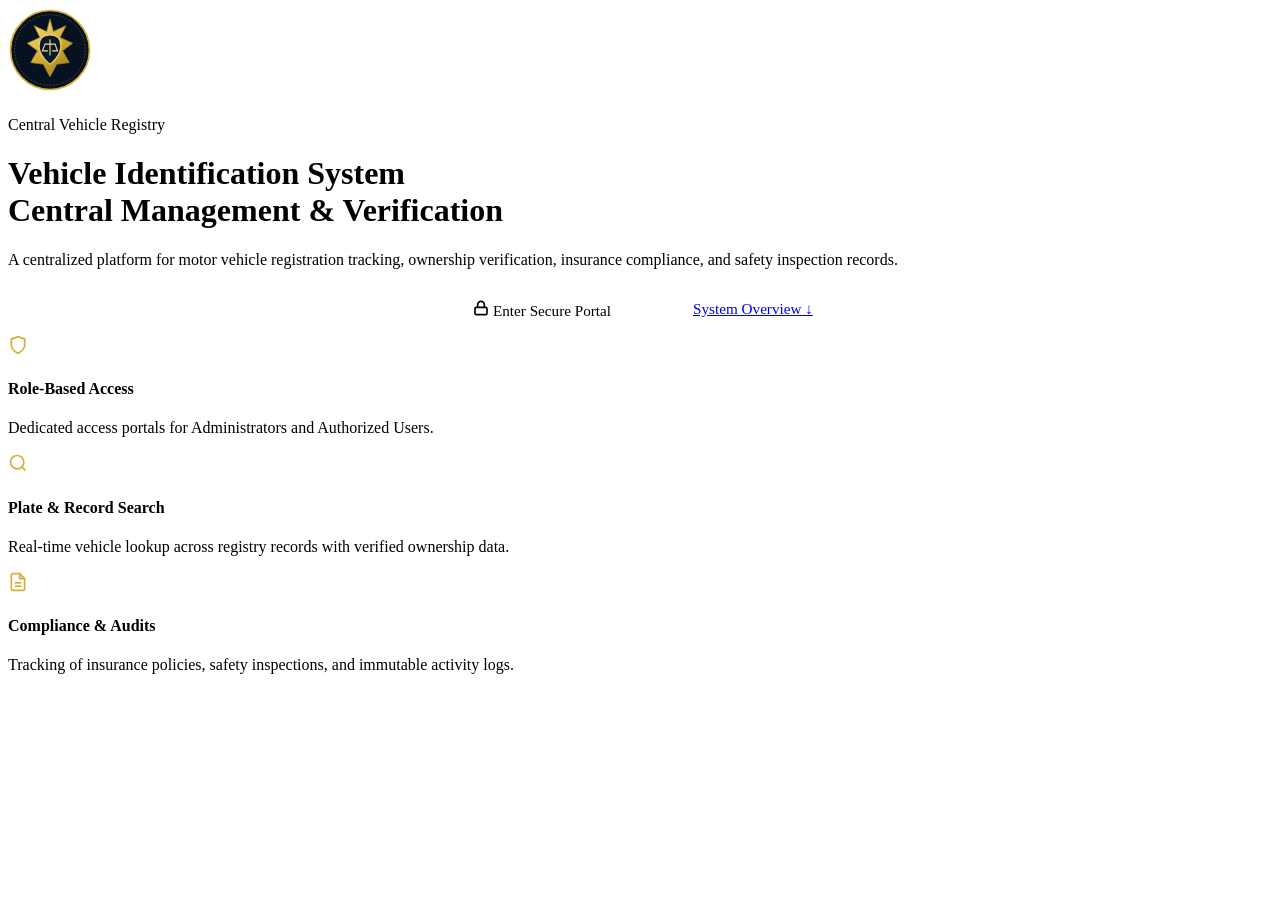
<file: src/main/resources/templates/index.html>
<!DOCTYPE html>
<html xmlns:th="http://www.thymeleaf.org" lang="en">
<head>
  <meta charset="UTF-8" />
  <meta name="viewport" content="width=device-width, initial-scale=1.0" />
  <title>Vehicle Identification System — Central Registry</title>
  <link rel="stylesheet" th:href="@{/css/style.css}" />
</head>
<body>
  <div class="bg-decor"></div>

  <div class="page-center page-content">
    <div class="home-hero">

      <div class="portal-emblem-wrap" style="margin-bottom:20px;">
        <svg class="portal-emblem" style="width:84px; height:84px;" viewBox="0 0 100 100" fill="none" xmlns="http://www.w3.org/2000/svg">
          <circle cx="50" cy="50" r="47" stroke="#d4af37" stroke-width="2" fill="#061221"/>
          <circle cx="50" cy="50" r="42" stroke="rgba(212,175,55,0.4)" stroke-width="1" stroke-dasharray="2 2" fill="none"/>
          <polygon points="50,13 54,28 69,21 62,35 77,42 65,51 73,65 58,67 50,82 42,67 27,65 35,51 23,42 38,35 31,21 46,28" fill="url(#homeGoldGrad)" stroke="#a6841e" stroke-width="0.8"/>
          <path d="M50 32 C58 32 63 36 63 45 C63 58 50 67 50 67 C50 67 37 58 37 45 C37 36 42 32 50 32 Z" fill="#08182d" stroke="#f3cf65" stroke-width="1.5"/>
          <path d="M50 38 L50 56 M44 43 L56 43 M41 51 L47 51 M53 51 L59 51 M44 43 L41 51 M56 43 L59 51" stroke="#fce289" stroke-width="1.3" stroke-linecap="round"/>
          <defs>
            <linearGradient id="homeGoldGrad" x1="20" y1="13" x2="80" y2="82" gradientUnits="userSpaceOnUse">
              <stop offset="0%" stop-color="#fae59a"/>
              <stop offset="50%" stop-color="#d4af37"/>
              <stop offset="100%" stop-color="#917218"/>
            </linearGradient>
          </defs>
        </svg>
      </div>

      <div class="home-badge">
        Central Vehicle Registry
      </div>

      <h1>Vehicle Identification System<br><span>Central Management & Verification</span></h1>

      <p>
        A centralized platform for motor vehicle registration tracking,
        ownership verification, insurance compliance, and safety inspection records.
      </p>

      <div style="display:flex; gap:16px; justify-content:center; flex-wrap:wrap;">
        <a th:href="@{/select-role}" class="btn btn-primary" style="font-size:0.95rem; padding:15px 36px;">
          <svg width="16" height="16" viewBox="0 0 24 24" fill="none" stroke="currentColor" stroke-width="2.5"><rect x="3" y="11" width="18" height="11" rx="2" ry="2"></rect><path d="M7 11V7a5 5 0 0 1 10 0v4"></path></svg>
          Enter Secure Portal
        </a>
        <a href="#features" class="btn btn-outline" style="font-size:0.95rem; padding:15px 30px;">
          System Overview ↓
        </a>
      </div>

      <div id="features" class="features-grid">
        <div class="feature-card">
          <div class="feature-card-icon">
            <svg width="20" height="20" viewBox="0 0 24 24" fill="none" stroke="#d4af37" stroke-width="2"><path d="M12 22s8-4 8-10V5l-8-3-8 3v7c0 6 8 10 8 10z"></path></svg>
          </div>
          <h4>Role-Based Access</h4>
          <p>Dedicated access portals for Administrators and Authorized Users.</p>
        </div>
        <div class="feature-card">
          <div class="feature-card-icon">
            <svg width="20" height="20" viewBox="0 0 24 24" fill="none" stroke="#d4af37" stroke-width="2"><circle cx="11" cy="11" r="8"></circle><line x1="21" y1="21" x2="16.65" y2="16.65"></line></svg>
          </div>
          <h4>Plate & Record Search</h4>
          <p>Real-time vehicle lookup across registry records with verified ownership data.</p>
        </div>
        <div class="feature-card">
          <div class="feature-card-icon">
            <svg width="20" height="20" viewBox="0 0 24 24" fill="none" stroke="#d4af37" stroke-width="2"><path d="M14 2H6a2 2 0 0 0-2 2v16a2 2 0 0 0 2 2h12a2 2 0 0 0 2-2V8z"></path><polyline points="14 2 14 8 20 8"></polyline><line x1="16" y1="13" x2="8" y2="13"></line><line x1="16" y1="17" x2="8" y2="17"></line></svg>
          </div>
          <h4>Compliance & Audits</h4>
          <p>Tracking of insurance policies, safety inspections, and immutable activity logs.</p>
        </div>
      </div>

    </div>
  </div>
</body>
</html>
</file>
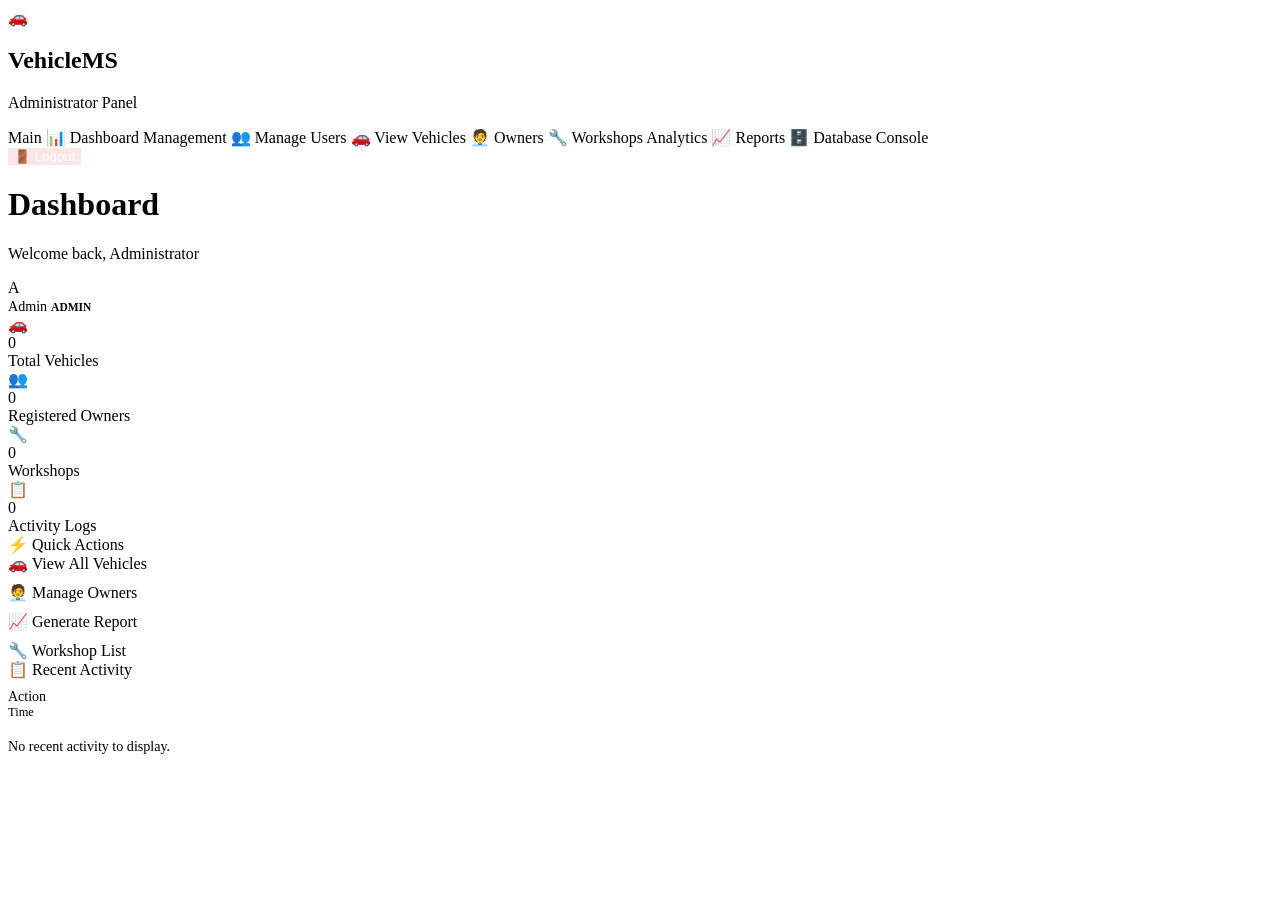
<file: src/main/resources/templates/admin/dashboard.html>
<!DOCTYPE html>
<html xmlns:th="http://www.thymeleaf.org" lang="en">
<head>
  <meta charset="UTF-8" />
  <meta name="viewport" content="width=device-width, initial-scale=1.0" />
  <title>Admin Dashboard — VehicleMS</title>
  <link rel="stylesheet" th:href="@{/css/style.css}" />
</head>
<body>
<div class="layout">

  <!-- ── Sidebar ── -->
  <aside class="sidebar">
    <div class="sidebar-brand">
      <div class="brand-icon">🚗</div>
      <h2>VehicleMS</h2>
      <p>Administrator Panel</p>
    </div>

    <nav class="sidebar-nav">
      <span class="nav-section-label">Main</span>
      <a th:href="@{/admin/dashboard}" class="nav-link active">
        <span class="nav-icon">📊</span> Dashboard
      </a>

      <span class="nav-section-label">Management</span>
      <a th:href="@{/admin/users}" class="nav-link">
        <span class="nav-icon">👥</span> Manage Users
      </a>
      <a th:href="@{/admin/vehicles}" class="nav-link">
        <span class="nav-icon">🚗</span> View Vehicles
      </a>
      <a th:href="@{/admin/owners}" class="nav-link">
        <span class="nav-icon">🧑‍💼</span> Owners
      </a>
      <a th:href="@{/admin/workshops}" class="nav-link">
        <span class="nav-icon">🔧</span> Workshops
      </a>

      <span class="nav-section-label">Analytics</span>
      <a th:href="@{/admin/reports}" class="nav-link">
        <span class="nav-icon">📈</span> Reports
      </a>
      <a th:href="@{/h2-console}" class="nav-link" target="_blank">
        <span class="nav-icon">🗄️</span> Database Console
      </a>
    </nav>

    <div class="nav-footer">
      <form th:action="@{/logout}" method="post">
        <button type="submit" class="nav-link btn-danger" style="color:#fff; background:rgba(224,82,82,0.15); border:none; cursor:pointer;">
          <span class="nav-icon">🚪</span> Logout
        </button>
      </form>
    </div>
  </aside>

  <!-- ── Main Content ── -->
  <main class="main-content">

    <div class="topbar">
      <div>
        <h1>Dashboard</h1>
        <p>Welcome back, <span th:text="${adminName ?: 'Administrator'}">Administrator</span></p>
      </div>
      <div class="topbar-right">
        <div class="user-chip">
          <div class="avatar">A</div>
          <span style="font-size:0.88rem; font-weight:500;" th:text="${adminName ?: 'Admin'}">Admin</span>
          <span style="font-size:0.72rem; color:var(--amber); font-weight:700;">ADMIN</span>
        </div>
      </div>
    </div>

    <!-- Stats -->
    <div class="stats-grid">
      <div class="stat-card">
        <div class="stat-icon amber">🚗</div>
        <div>
          <div class="stat-value" th:text="${totalVehicles ?: '0'}">0</div>
          <div class="stat-label">Total Vehicles</div>
        </div>
      </div>
      <div class="stat-card">
        <div class="stat-icon blue">👥</div>
        <div>
          <div class="stat-value" th:text="${totalOwners ?: '0'}">0</div>
          <div class="stat-label">Registered Owners</div>
        </div>
      </div>
      <div class="stat-card">
        <div class="stat-icon green">🔧</div>
        <div>
          <div class="stat-value" th:text="${totalWorkshops ?: '0'}">0</div>
          <div class="stat-label">Workshops</div>
        </div>
      </div>
      <div class="stat-card">
        <div class="stat-icon red">📋</div>
        <div>
          <div class="stat-value" th:text="${totalLogs ?: '0'}">0</div>
          <div class="stat-label">Activity Logs</div>
        </div>
      </div>
    </div>

    <!-- Quick Actions + Logs -->
    <div class="section-grid">

      <div class="card">
        <div class="section-title">⚡ Quick Actions</div>
        <div style="display:flex; flex-direction:column; gap:10px;">
          <a th:href="@{/admin/vehicles}" class="btn btn-outline" style="justify-content:flex-start;">🚗 View All Vehicles</a>
          <a th:href="@{/admin/owners}" class="btn btn-outline" style="justify-content:flex-start;">🧑‍💼 Manage Owners</a>
          <a th:href="@{/admin/reports}" class="btn btn-outline" style="justify-content:flex-start;">📈 Generate Report</a>
          <a th:href="@{/admin/workshops}" class="btn btn-outline" style="justify-content:flex-start;">🔧 Workshop List</a>
        </div>
      </div>

      <div class="card">
        <div class="section-title">📋 Recent Activity</div>
        <div th:if="${recentLogs != null and !#lists.isEmpty(recentLogs)}">
          <div th:each="log : ${recentLogs}" style="padding:10px 0; border-bottom:1px solid var(--border); font-size:0.875rem;">
            <div style="color:var(--white);" th:text="${log.action}">Action</div>
            <div style="color:var(--muted); font-size:0.78rem;" th:text="${log.timestamp}">Time</div>
          </div>
        </div>
        <div th:if="${recentLogs == null or #lists.isEmpty(recentLogs)}" style="color:var(--muted); font-size:0.88rem; padding-top:8px;">
          No recent activity to display.
        </div>
      </div>

    </div>

  </main>
</div>
</body>
</html>
</file>
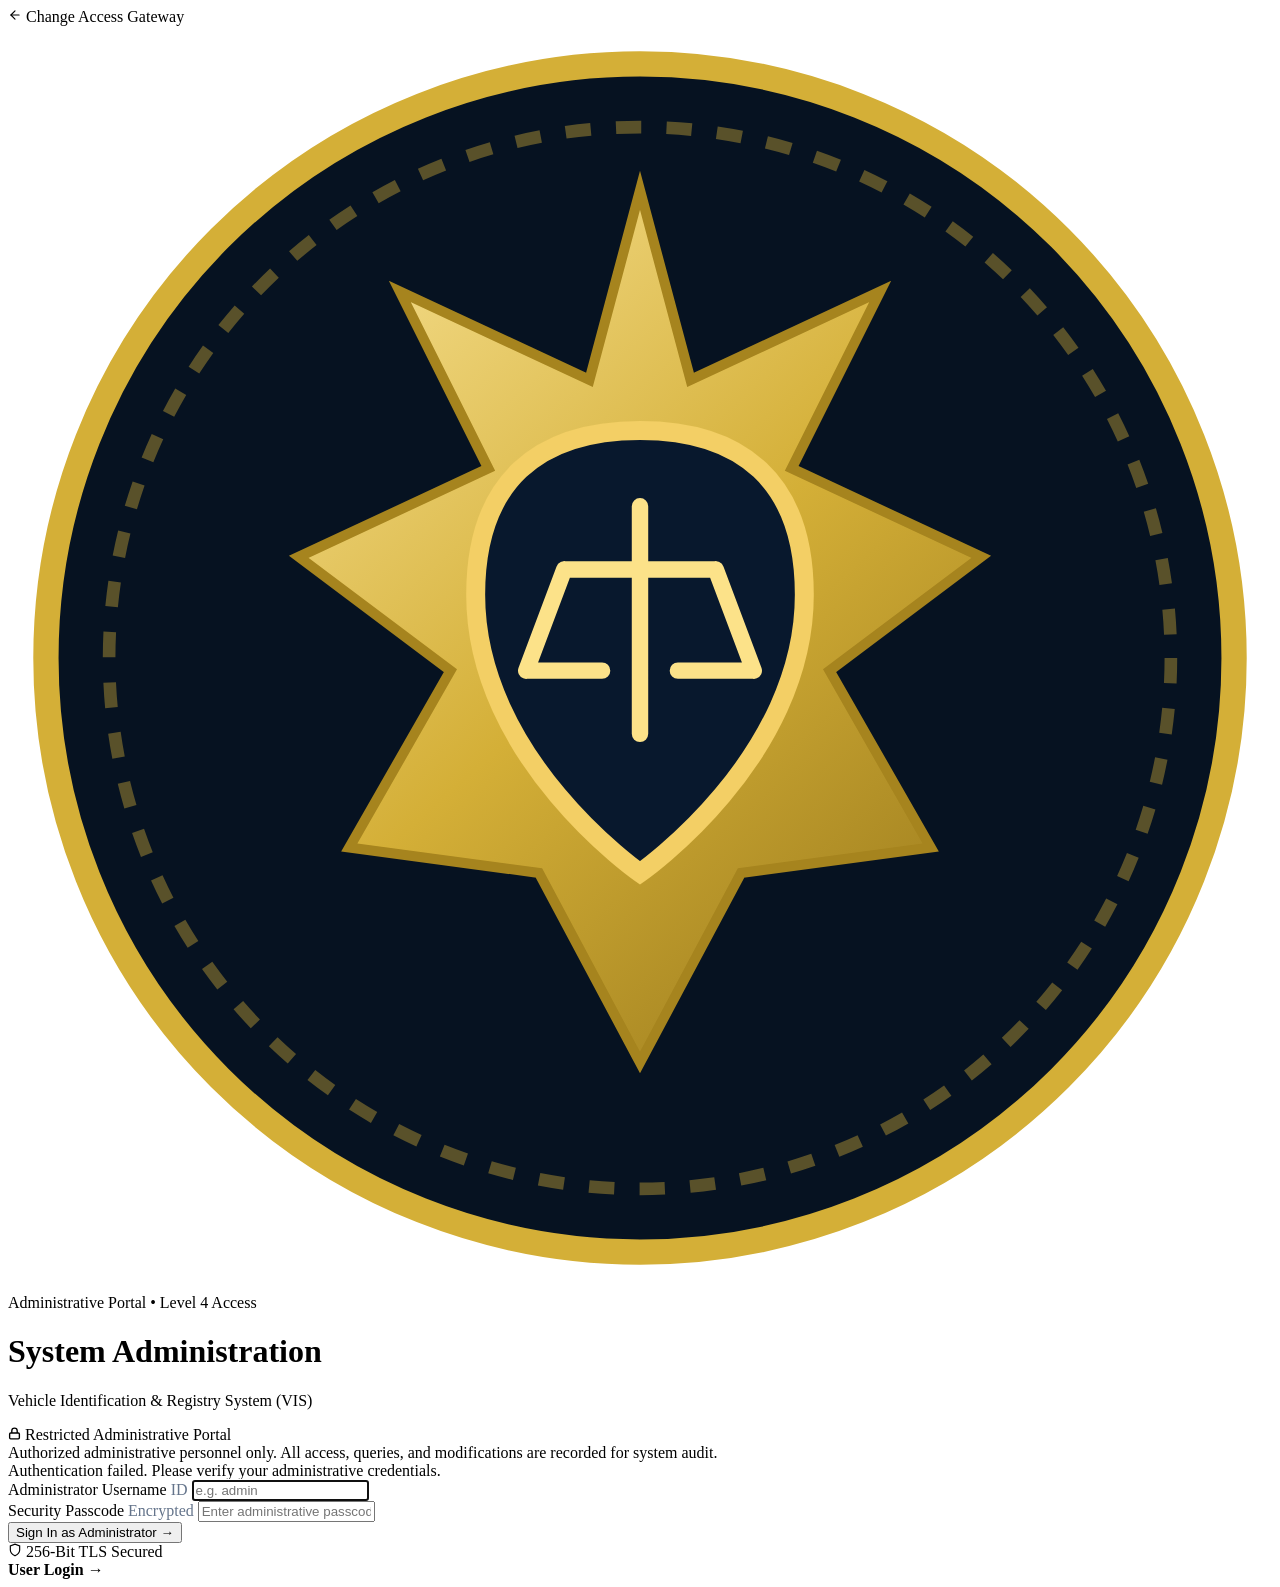
<file: src/main/resources/templates/auth/login-admin.html>
<!DOCTYPE html>
<html xmlns:th="http://www.thymeleaf.org" lang="en">
<head>
  <meta charset="UTF-8" />
  <meta name="viewport" content="width=device-width, initial-scale=1.0" />
  <title>Admin Login — Vehicle Identification System</title>
  <link rel="stylesheet" th:href="@{/css/style.css}" />
</head>
<body>
  <div class="bg-decor"></div>

  <div class="page-center page-content">
    <div class="login-box">

      <a th:href="@{/select-role}" class="back-link">
        <svg width="14" height="14" viewBox="0 0 24 24" fill="none" stroke="currentColor" stroke-width="2" stroke-linecap="round" stroke-linejoin="round"><line x1="19" y1="12" x2="5" y2="12"></line><polyline points="12 19 5 12 12 5"></polyline></svg>
        <span>Change Access Gateway</span>
      </a>

      <!-- Authority Star & Shield Seal -->
      <div class="portal-emblem-wrap">
        <svg class="portal-emblem" viewBox="0 0 100 100" fill="none" xmlns="http://www.w3.org/2000/svg">
          <circle cx="50" cy="50" r="47" stroke="#d4af37" stroke-width="2" fill="#061221"/>
          <circle cx="50" cy="50" r="42" stroke="rgba(212,175,55,0.4)" stroke-width="1" stroke-dasharray="2 2" fill="none"/>
          <polygon points="50,13 54,28 69,21 62,35 77,42 65,51 73,65 58,67 50,82 42,67 27,65 35,51 23,42 38,35 31,21 46,28" fill="url(#adminGoldGrad)" stroke="#a6841e" stroke-width="0.8"/>
          <path d="M50 32 C58 32 63 36 63 45 C63 58 50 67 50 67 C50 67 37 58 37 45 C37 36 42 32 50 32 Z" fill="#08182d" stroke="#f3cf65" stroke-width="1.5"/>
          <path d="M50 38 L50 56 M44 43 L56 43 M41 51 L47 51 M53 51 L59 51 M44 43 L41 51 M56 43 L59 51" stroke="#fce289" stroke-width="1.3" stroke-linecap="round"/>
          <defs>
            <linearGradient id="adminGoldGrad" x1="20" y1="13" x2="80" y2="82" gradientUnits="userSpaceOnUse">
              <stop offset="0%" stop-color="#fae59a"/>
              <stop offset="50%" stop-color="#d4af37"/>
              <stop offset="100%" stop-color="#917218"/>
            </linearGradient>
          </defs>
        </svg>
      </div>

      <div class="login-header">
        <span class="login-role-badge admin">Administrative Portal • Level 4 Access</span>
        <h1>System Administration</h1>
        <p>Vehicle Identification & Registry System (VIS)</p>
      </div>

      <!-- Institutional Notice -->
      <div class="law-notice">
        <div class="law-notice-title">
          <svg width="13" height="13" viewBox="0 0 24 24" fill="none" stroke="currentColor" stroke-width="2.5"><rect x="3" y="11" width="18" height="11" rx="2" ry="2"></rect><path d="M7 11V7a5 5 0 0 1 10 0v4"></path></svg>
          Restricted Administrative Portal
        </div>
        <div class="law-notice-body">
          Authorized administrative personnel only. All access, queries, and modifications are recorded for system audit.
        </div>
      </div>

      <!-- Error alert -->
      <div class="alert alert-error" role="alert" aria-live="polite" th:if="${param.error}">
        Authentication failed. Please verify your administrative credentials.
      </div>

      <form th:action="@{/login/admin}" method="post" class="login-form">

        <div class="form-group">
          <label class="form-label" for="username">
            <span>Administrator Username</span>
            <span style="color:#64748b; font-weight:400; text-transform:none;">ID</span>
          </label>
          <input
            class="form-input"
            type="text"
            id="username"
            name="username"
            placeholder="e.g. admin"
            autocomplete="username"
            autofocus
            required
          />
        </div>

        <div class="form-group">
          <label class="form-label" for="password">
            <span>Security Passcode</span>
            <span style="color:#64748b; font-weight:400; text-transform:none;">Encrypted</span>
          </label>
          <input
            class="form-input"
            type="password"
            id="password"
            name="password"
            placeholder="Enter administrative passcode"
            autocomplete="current-password"
            required
          />
        </div>

        <button type="submit" class="btn btn-primary btn-full login-submit">
          Sign In as Administrator →
        </button>

      </form>

      <div class="portal-security-footer">
        <div class="security-stamp">
          <svg width="14" height="14" viewBox="0 0 24 24" fill="none" stroke="currentColor" stroke-width="2"><path d="M12 22s8-4 8-10V5l-8-3-8 3v7c0 6 8 10 8 10z"></path></svg>
          <span>256-Bit TLS Secured</span>
        </div>
        <div>
          <a th:href="@{/login/user}" style="color:var(--gold); font-weight:600;">User Login →</a>
        </div>
      </div>

    </div>
  </div>
</body>
</html>
</file>
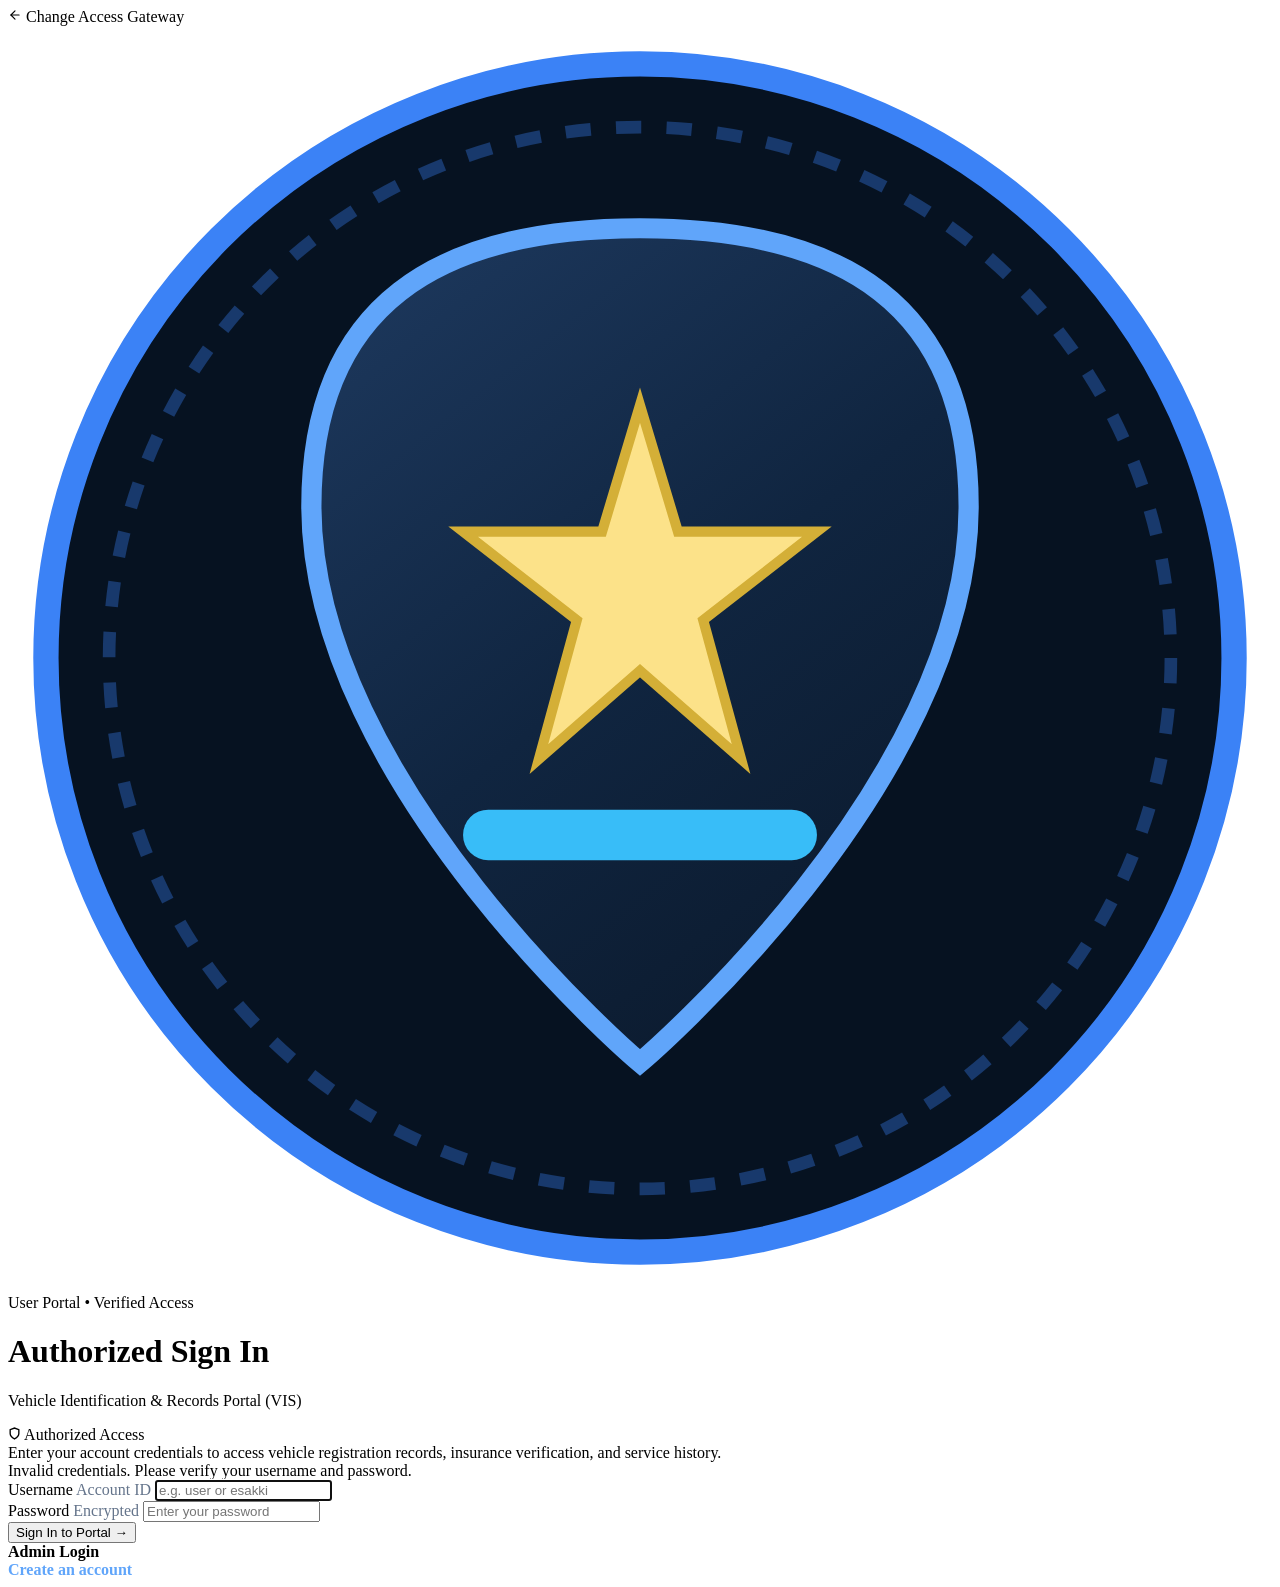
<file: src/main/resources/templates/auth/login-user.html>
<!DOCTYPE html>
<html xmlns:th="http://www.thymeleaf.org" lang="en">
<head>
  <meta charset="UTF-8" />
  <meta name="viewport" content="width=device-width, initial-scale=1.0" />
  <title>User Login — Vehicle Identification System</title>
  <link rel="stylesheet" th:href="@{/css/style.css}" />
</head>
<body>
  <div class="bg-decor"></div>

  <div class="page-center page-content">
    <div class="login-box">

      <a th:href="@{/select-role}" class="back-link">
        <svg width="14" height="14" viewBox="0 0 24 24" fill="none" stroke="currentColor" stroke-width="2" stroke-linecap="round" stroke-linejoin="round"><line x1="19" y1="12" x2="5" y2="12"></line><polyline points="12 19 5 12 12 5"></polyline></svg>
        <span>Change Access Gateway</span>
      </a>

      <!-- Insignia Shield -->
      <div class="portal-emblem-wrap">
        <svg class="portal-emblem" viewBox="0 0 100 100" fill="none" xmlns="http://www.w3.org/2000/svg">
          <circle cx="50" cy="50" r="47" stroke="#3b82f6" stroke-width="2" fill="#061221"/>
          <circle cx="50" cy="50" r="42" stroke="rgba(59,130,246,0.35)" stroke-width="1" stroke-dasharray="2 2" fill="none"/>
          <path d="M50 16 C66 16 76 22 76 38 C76 60 50 82 50 82 C50 82 24 60 24 38 C24 22 34 16 50 16 Z" fill="url(#officerShieldGrad)" stroke="#60a5fa" stroke-width="1.6"/>
          <polygon points="50,30 53,40 64,40 55,47 58,58 50,51 42,58 45,47 36,40 47,40" fill="#fce289" stroke="#d4af37" stroke-width="0.8"/>
          <rect x="36" y="62" width="28" height="4" rx="2" fill="#38bdf8"/>
          <defs>
            <linearGradient id="officerShieldGrad" x1="24" y1="16" x2="76" y2="82" gradientUnits="userSpaceOnUse">
              <stop offset="0%" stop-color="#1e3a60"/>
              <stop offset="50%" stop-color="#102540"/>
              <stop offset="100%" stop-color="#0a1728"/>
            </linearGradient>
          </defs>
        </svg>
      </div>

      <div class="login-header">
        <span class="login-role-badge user">User Portal • Verified Access</span>
        <h1>Authorized Sign In</h1>
        <p>Vehicle Identification & Records Portal (VIS)</p>
      </div>

      <!-- Institutional Notice -->
      <div class="law-notice">
        <div class="law-notice-title">
          <svg width="13" height="13" viewBox="0 0 24 24" fill="none" stroke="currentColor" stroke-width="2.5"><path d="M12 22s8-4 8-10V5l-8-3-8 3v7c0 6 8 10 8 10z"></path></svg>
          Authorized Access
        </div>
        <div class="law-notice-body">
          Enter your account credentials to access vehicle registration records, insurance verification, and service history.
        </div>
      </div>

      <!-- Error alert -->
      <div class="alert alert-error" role="alert" aria-live="polite" th:if="${param.error}">
        Invalid credentials. Please verify your username and password.
      </div>

      <form th:action="@{/login/user}" method="post" class="login-form">

        <div class="form-group">
          <label class="form-label" for="username">
            <span>Username</span>
            <span style="color:#64748b; font-weight:400; text-transform:none;">Account ID</span>
          </label>
          <input
            class="form-input"
            type="text"
            id="username"
            name="username"
            placeholder="e.g. user or esakki"
            autocomplete="username"
            autofocus
            required
          />
        </div>

        <div class="form-group">
          <label class="form-label" for="password">
            <span>Password</span>
            <span style="color:#64748b; font-weight:400; text-transform:none;">Encrypted</span>
          </label>
          <input
            class="form-input"
            type="password"
            id="password"
            name="password"
            placeholder="Enter your password"
            autocomplete="current-password"
            required
          />
        </div>

        <button type="submit" class="btn btn-primary btn-full login-submit">
          Sign In to Portal →
        </button>

      </form>

      <div class="portal-security-footer">
        <div>
          <a th:href="@{/login/admin}" style="color:var(--gold); font-weight:600;">Admin Login</a>
        </div>
        <div>
          <a th:href="@{/register}" style="color:#60a5fa; font-weight:600;">Create an account</a>
        </div>
      </div>

    </div>
  </div>
</body>
</html>
</file>
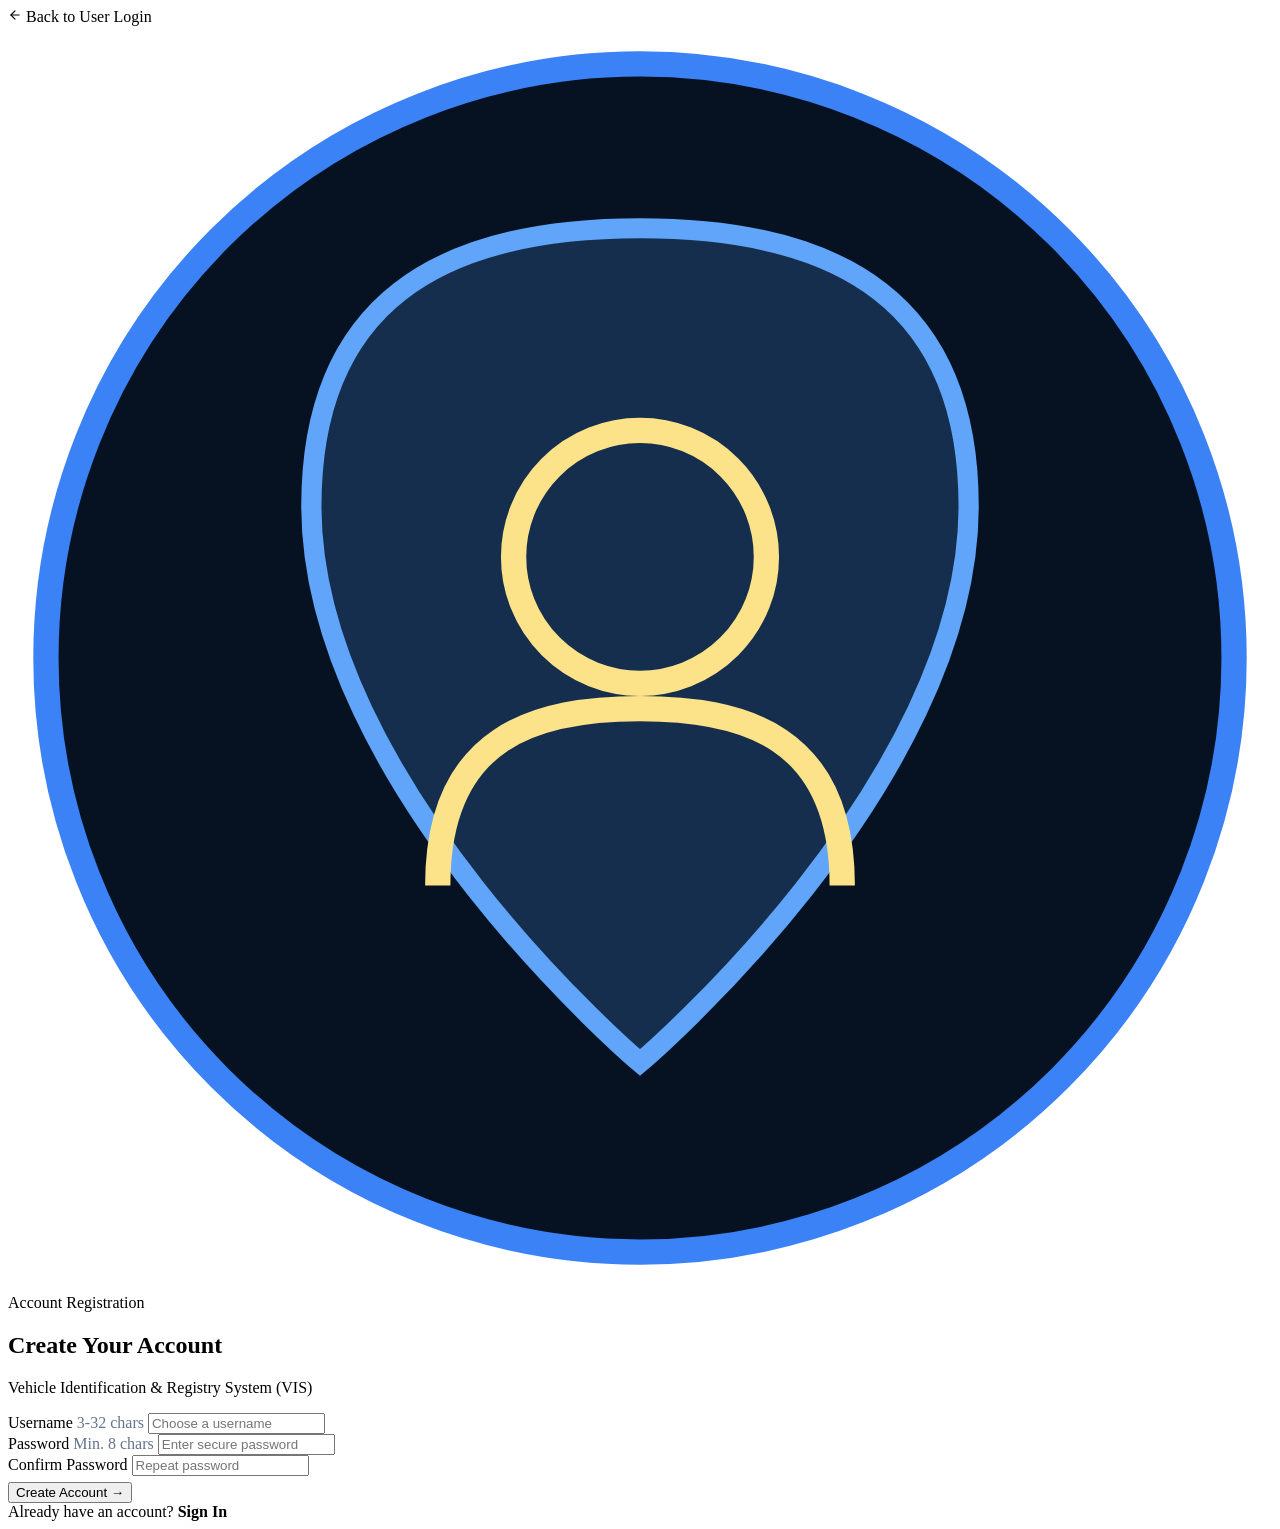
<file: src/main/resources/templates/auth/register.html>
<!DOCTYPE html>
<html xmlns:th="http://www.thymeleaf.org" lang="en">
<head>
  <meta charset="UTF-8" />
  <meta name="viewport" content="width=device-width, initial-scale=1.0" />
  <title>Create Account — Vehicle Identification System</title>
  <link rel="stylesheet" th:href="@{/css/style.css}" />
</head>
<body>
  <div class="bg-decor"></div>

  <main class="page-center page-content">
    <section class="login-box">
      <a th:href="@{/login/user}" class="back-link">
        <svg width="14" height="14" viewBox="0 0 24 24" fill="none" stroke="currentColor" stroke-width="2" stroke-linecap="round" stroke-linejoin="round"><line x1="19" y1="12" x2="5" y2="12"></line><polyline points="12 19 5 12 12 5"></polyline></svg>
        <span>Back to User Login</span>
      </a>

      <!-- Emblem -->
      <div class="portal-emblem-wrap">
        <svg class="portal-emblem" viewBox="0 0 100 100" fill="none" xmlns="http://www.w3.org/2000/svg">
          <circle cx="50" cy="50" r="47" stroke="#3b82f6" stroke-width="2" fill="#061221"/>
          <path d="M50 16 C66 16 76 22 76 38 C76 60 50 82 50 82 C50 82 24 60 24 38 C24 22 34 16 50 16 Z" fill="#152e4d" stroke="#60a5fa" stroke-width="1.6"/>
          <circle cx="50" cy="42" r="10" stroke="#fce289" stroke-width="2"/>
          <path d="M34 68 C34 56 42 54 50 54 C58 54 66 56 66 68" stroke="#fce289" stroke-width="2"/>
        </svg>
      </div>

      <div class="login-header">
        <span class="login-role-badge user">Account Registration</span>
        <h1>Create Your Account</h1>
        <p>Vehicle Identification & Registry System (VIS)</p>
      </div>

      <div class="alert alert-error" th:if="${registrationError}" th:text="${registrationError}"></div>

      <form th:action="@{/register}" method="post" class="login-form">
        <div class="form-group">
          <label class="form-label" for="username">
            <span>Username</span>
            <span style="color:#64748b; font-weight:400; text-transform:none;">3-32 chars</span>
          </label>
          <input class="form-input" type="text" id="username" name="username"
                 placeholder="Choose a username" autocomplete="username" minlength="3" maxlength="32"
                 pattern="[A-Za-z0-9._\-]{3,32}" th:value="${username}" required />
        </div>
        <div class="form-group">
          <label class="form-label" for="password">
            <span>Password</span>
            <span style="color:#64748b; font-weight:400; text-transform:none;">Min. 8 chars</span>
          </label>
          <input class="form-input" type="password" id="password" name="password"
                 placeholder="Enter secure password" autocomplete="new-password" minlength="8"
                 maxlength="72" required />
        </div>
        <div class="form-group">
          <label class="form-label" for="confirmPassword">
            <span>Confirm Password</span>
          </label>
          <input class="form-input" type="password" id="confirmPassword" name="confirmPassword"
                 placeholder="Repeat password" autocomplete="new-password" minlength="8"
                 maxlength="72" required />
        </div>
        <button type="submit" class="btn btn-primary btn-full" style="margin-top:6px;">
          Create Account →
        </button>
      </form>

      <div class="portal-security-footer">
        <span style="color:var(--muted)">Already have an account?</span>
        <a th:href="@{/login/user}" style="color:var(--gold); font-weight:700;">Sign In</a>
      </div>
    </section>
  </main>
</body>
</html>
</file>
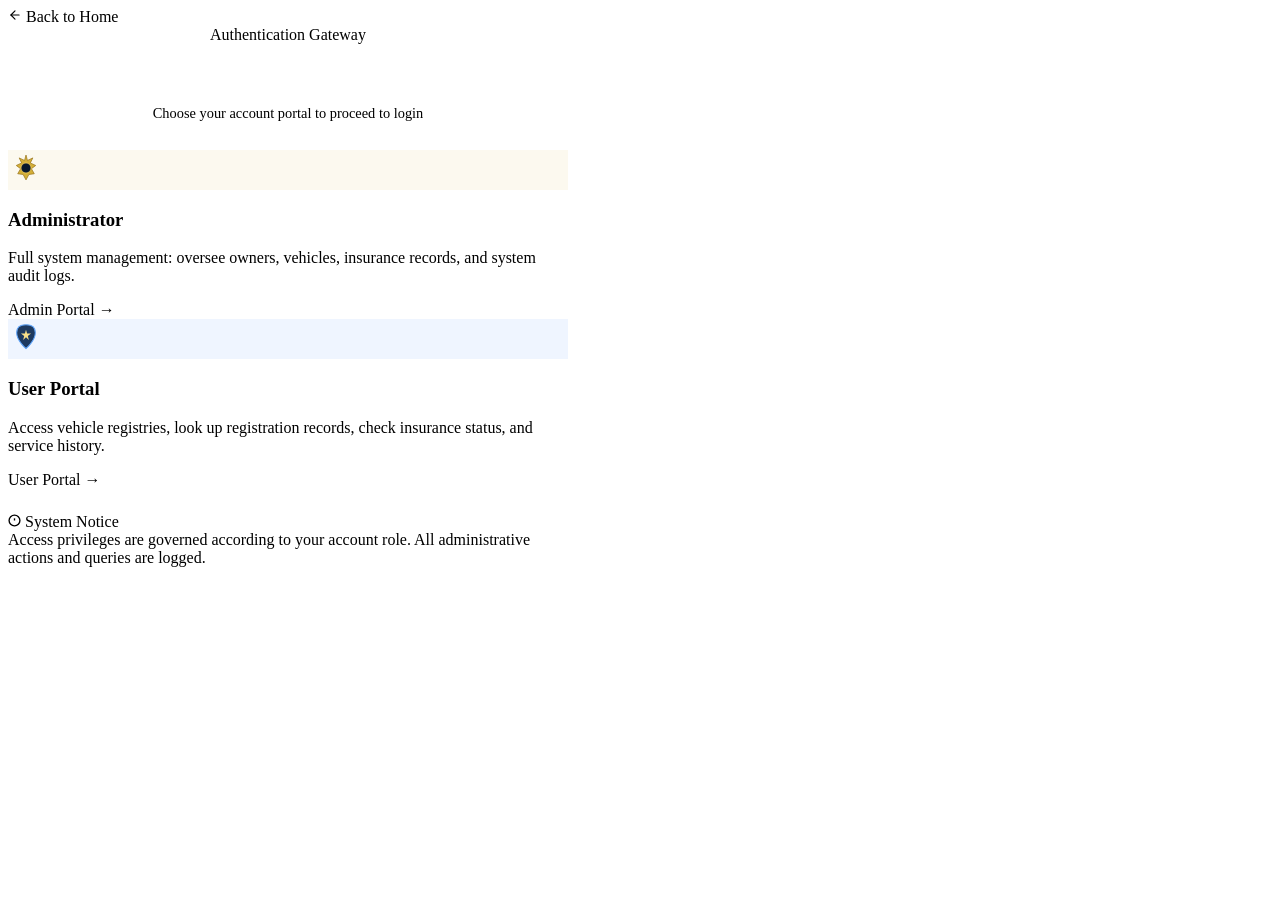
<file: src/main/resources/templates/auth/select-role.html>
<!DOCTYPE html>
<html xmlns:th="http://www.thymeleaf.org" lang="en">
<head>
  <meta charset="UTF-8" />
  <meta name="viewport" content="width=device-width, initial-scale=1.0" />
  <title>Select Role — Vehicle Identification System</title>
  <link rel="stylesheet" th:href="@{/css/style.css}" />
</head>
<body>
  <div class="bg-decor"></div>

  <div class="page-center page-content">
    <div style="width:100%; max-width:560px;">

      <a th:href="@{/}" class="back-link">
        <svg width="14" height="14" viewBox="0 0 24 24" fill="none" stroke="currentColor" stroke-width="2" stroke-linecap="round" stroke-linejoin="round"><line x1="19" y1="12" x2="5" y2="12"></line><polyline points="12 19 5 12 12 5"></polyline></svg>
        <span>Back to Home</span>
      </a>

      <div style="text-align:center; margin-bottom:28px;">
        <span class="home-badge">Authentication Gateway</span>
        <h1 style="font-size:1.85rem; color:#fff; margin-top:8px;">Select Access Gateway</h1>
        <p style="color:var(--muted); font-size:0.9rem; margin-top:6px;">
          Choose your account portal to proceed to login
        </p>
      </div>

      <div class="role-grid">

        <!-- Administrator -->
        <a th:href="@{/login/admin}" class="role-card admin-card">
          <div class="role-emblem-wrap" style="border-color: rgba(212,175,55,0.4); background: rgba(212,175,55,0.08);">
            <svg width="36" height="36" viewBox="0 0 100 100" fill="none">
              <polygon points="50,14 54,29 69,22 62,36 77,43 65,52 73,66 58,68 50,83 42,68 27,66 35,52 23,43 38,36 31,22 46,29" fill="#d4af37" stroke="#9a761c" stroke-width="2"/>
              <circle cx="50" cy="50" r="14" fill="#08182d" stroke="#f3cf65" stroke-width="2"/>
            </svg>
          </div>
          <div>
            <h3>Administrator</h3>
            <p>Full system management: oversee owners, vehicles, insurance records, and system audit logs.</p>
          </div>
          <span class="role-cta-badge admin-cta">
            Admin Portal →
          </span>
        </a>

        <!-- User -->
        <a th:href="@{/login/user}" class="role-card user-card">
          <div class="role-emblem-wrap" style="border-color: rgba(59,130,246,0.4); background: rgba(59,130,246,0.08);">
            <svg width="36" height="36" viewBox="0 0 100 100" fill="none">
              <path d="M50 16 C66 16 76 22 76 38 C76 60 50 82 50 82 C50 82 24 60 24 38 C24 22 34 16 50 16 Z" fill="#1e3a60" stroke="#60a5fa" stroke-width="3"/>
              <polygon points="50,30 53,40 64,40 55,47 58,58 50,51 42,58 45,47 36,40 47,40" fill="#fce289"/>
            </svg>
          </div>
          <div>
            <h3>User Portal</h3>
            <p>Access vehicle registries, look up registration records, check insurance status, and service history.</p>
          </div>
          <span class="role-cta-badge user-cta">
            User Portal →
          </span>
        </a>

      </div>

      <div class="law-notice" style="margin-top:24px;">
        <div class="law-notice-title">
          <svg width="13" height="13" viewBox="0 0 24 24" fill="none" stroke="currentColor" stroke-width="2.5"><circle cx="12" cy="12" r="10"></circle><line x1="12" y1="8" x2="12" y2="12"></line><line x1="12" y1="16" x2="12.01" y2="16"></line></svg>
          System Notice
        </div>
        <div class="law-notice-body">
          Access privileges are governed according to your account role. All administrative actions and queries are logged.
        </div>
      </div>

    </div>
  </div>
</body>
</html>
</file>
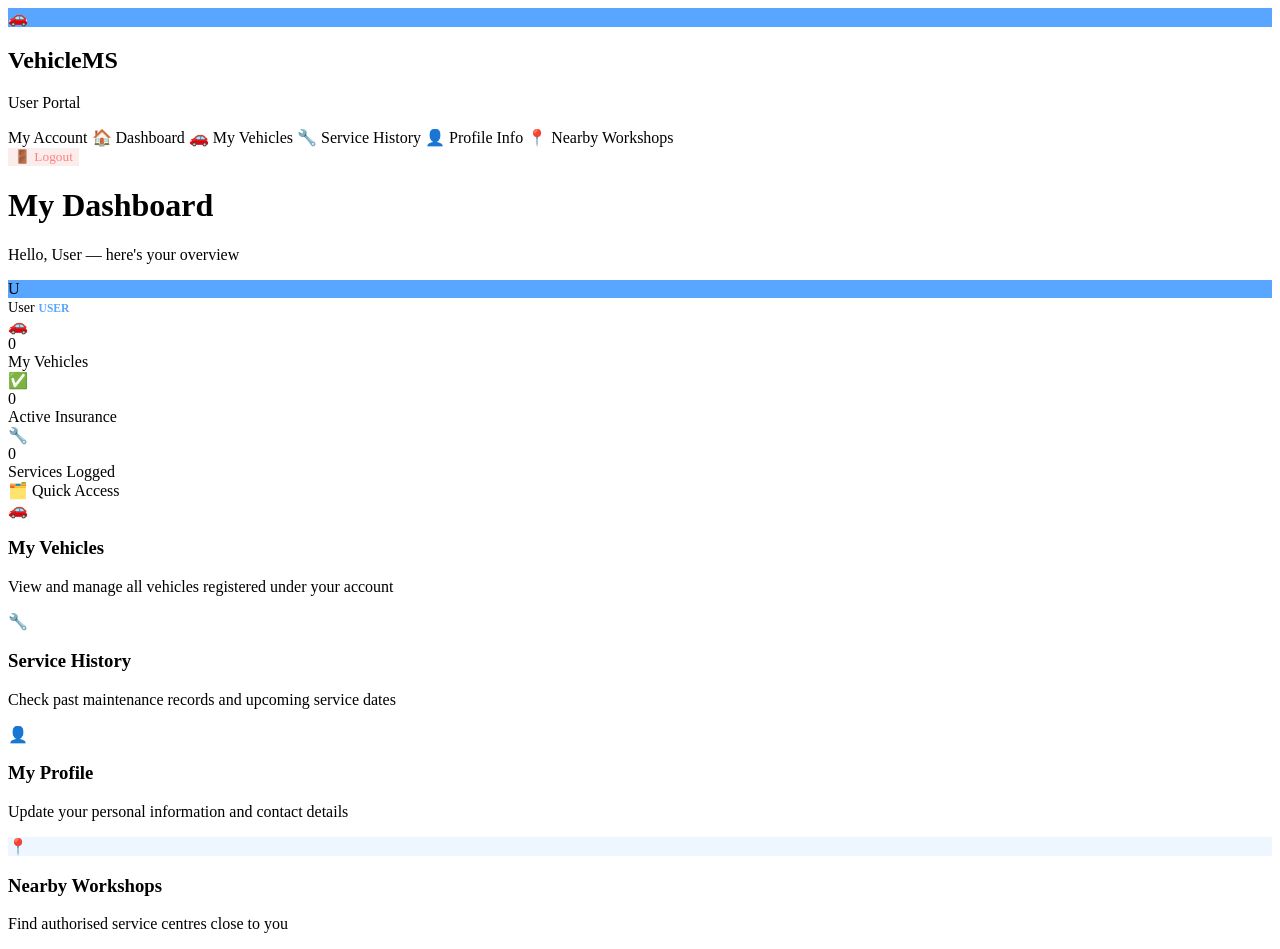
<file: src/main/resources/templates/user/dashboard.html>
<!DOCTYPE html>
<html xmlns:th="http://www.thymeleaf.org" lang="en">
<head>
  <meta charset="UTF-8" />
  <meta name="viewport" content="width=device-width, initial-scale=1.0" />
  <title>My Dashboard — VehicleMS</title>
  <link rel="stylesheet" th:href="@{/css/style.css}" />
</head>
<body>
<div class="layout">

  <!-- ── Sidebar ── -->
  <aside class="sidebar">
    <div class="sidebar-brand">
      <div class="brand-icon" style="background:#58a6ff;">🚗</div>
      <h2>VehicleMS</h2>
      <p>User Portal</p>
    </div>

    <nav class="sidebar-nav">
      <span class="nav-section-label">My Account</span>
      <a th:href="@{/user/dashboard}" class="nav-link active">
        <span class="nav-icon">🏠</span> Dashboard
      </a>
      <a th:href="@{/user/vehicles}" class="nav-link">
        <span class="nav-icon">🚗</span> My Vehicles
      </a>
      <a th:href="@{/user/service-history}" class="nav-link">
        <span class="nav-icon">🔧</span> Service History
      </a>
      <a th:href="@{/user/profile}" class="nav-link">
        <span class="nav-icon">👤</span> Profile
      </a>

      <span class="nav-section-label">Info</span>
      <a th:href="@{/user/workshops}" class="nav-link">
        <span class="nav-icon">📍</span> Nearby Workshops
      </a>
    </nav>

    <div class="nav-footer">
      <form th:action="@{/logout}" method="post">
        <button type="submit" class="nav-link" style="color:#ff8080; background:rgba(224,82,82,0.1); border:none; cursor:pointer; font-family:inherit;">
          <span class="nav-icon">🚪</span> Logout
        </button>
      </form>
    </div>
  </aside>

  <!-- ── Main Content ── -->
  <main class="main-content">

    <div class="topbar">
      <div>
        <h1>My Dashboard</h1>
        <p>Hello, <span th:text="${username ?: 'User'}">User</span> — here's your overview</p>
      </div>
      <div class="topbar-right">
        <div class="user-chip">
          <div class="avatar" style="background:#58a6ff;">U</div>
          <span style="font-size:0.88rem; font-weight:500;" th:text="${username ?: 'User'}">User</span>
          <span style="font-size:0.72rem; color:#58a6ff; font-weight:700;">USER</span>
        </div>
      </div>
    </div>

    <!-- Stats -->
    <div class="stats-grid">
      <div class="stat-card">
        <div class="stat-icon amber">🚗</div>
        <div>
          <div class="stat-value" th:text="${myVehicles ?: '0'}">0</div>
          <div class="stat-label">My Vehicles</div>
        </div>
      </div>
      <div class="stat-card">
        <div class="stat-icon green">✅</div>
        <div>
          <div class="stat-value" th:text="${activeInsurance ?: '0'}">0</div>
          <div class="stat-label">Active Insurance</div>
        </div>
      </div>
      <div class="stat-card">
        <div class="stat-icon blue">🔧</div>
        <div>
          <div class="stat-value" th:text="${serviceCount ?: '0'}">0</div>
          <div class="stat-label">Services Logged</div>
        </div>
      </div>
    </div>

    <!-- Quick Menu Cards -->
    <div class="section-title" style="margin-bottom:0;">🗂️ Quick Access</div>
    <div class="menu-grid">

      <a th:href="@{/user/vehicles}" class="menu-card">
        <div class="menu-card-icon">🚗</div>
        <h3>My Vehicles</h3>
        <p>View and manage all vehicles registered under your account</p>
      </a>

      <a th:href="@{/user/service-history}" class="menu-card">
        <div class="menu-card-icon">🔧</div>
        <h3>Service History</h3>
        <p>Check past maintenance records and upcoming service dates</p>
      </a>

      <a th:href="@{/user/profile}" class="menu-card">
        <div class="menu-card-icon">👤</div>
        <h3>My Profile</h3>
        <p>Update your personal information and contact details</p>
      </a>

      <a th:href="@{/user/workshops}" class="menu-card">
        <div class="menu-card-icon" style="background:rgba(88,166,255,0.1); color:#58a6ff;">📍</div>
        <h3>Nearby Workshops</h3>
        <p>Find authorised service centres close to you</p>
      </a>

    </div>

  </main>
</div>
</body>
</html>
</file>
